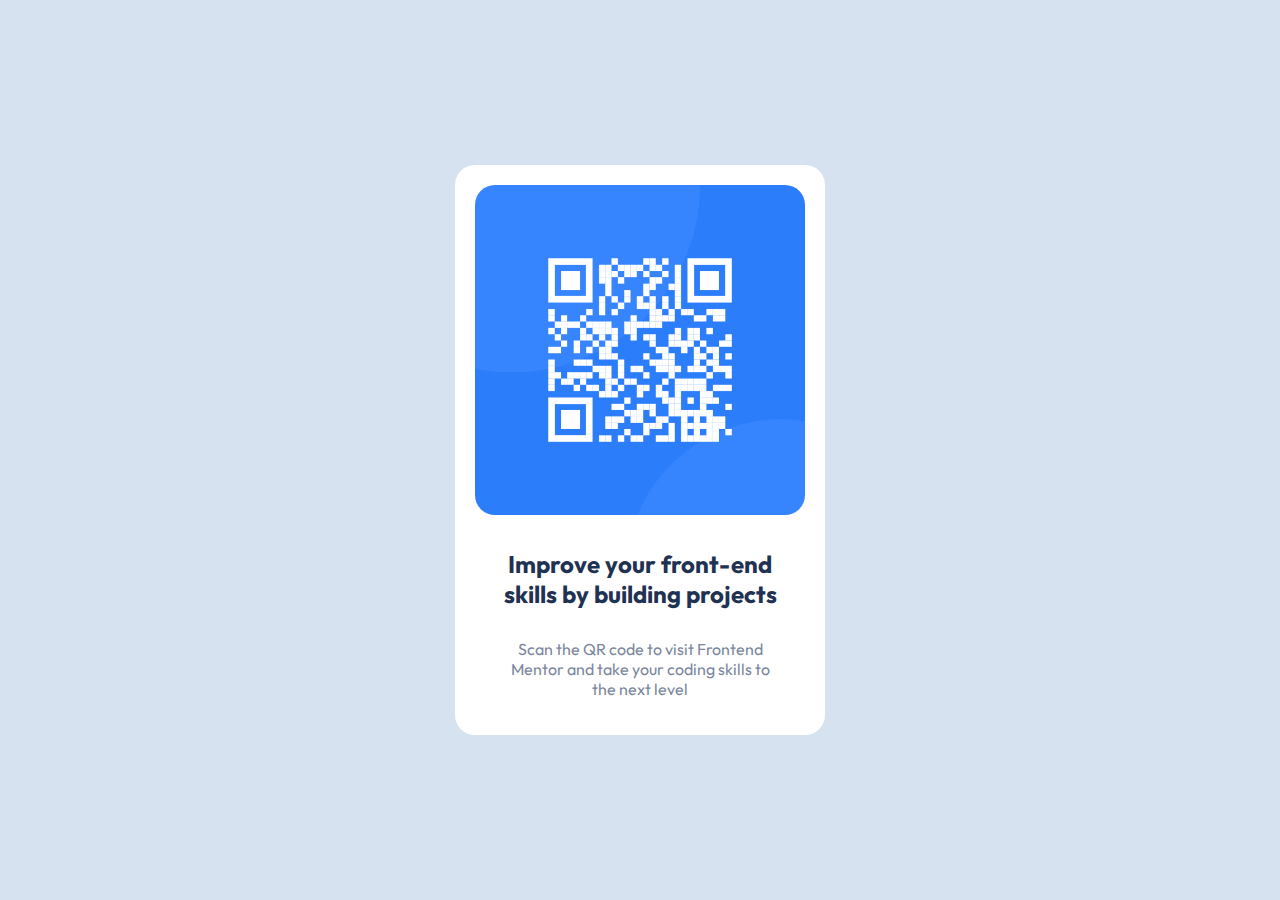
<file: qr-code-component-main/index.html>
<!DOCTYPE html>
<html lang="en">
  <head>
    <meta charset="UTF-8" />
    <meta name="viewport" content="width=device-width, initial-scale=1.0" />
    <link
      rel="icon"
      type="image/png"
      sizes="32x32"
      href="./images/favicon-32x32.png"
    />
    <link rel="stylesheet" href="main.css" />
    <link rel="preconnect" href="https://fonts.googleapis.com" />
    <link rel="preconnect" href="https://fonts.gstatic.com" crossorigin />
    <link href="https://fonts.googleapis.com/css2?family=Outfit:wght@100..900&display=swap" rel="stylesheet"/>

    <title>Frontend Mentor | QR code component</title>
  </head>
  <body>
    <main class="main_block">
      <img class="qr-code" src="images/image-qr-code.png" alt="" />
      <h2 class="header">Improve your front-end skills by building projects</h2>

      <p class="text">
        Scan the QR code to visit Frontend Mentor and take your coding skills to
        the next level
      </p>
    </main>
  </body>
</html>
</file>
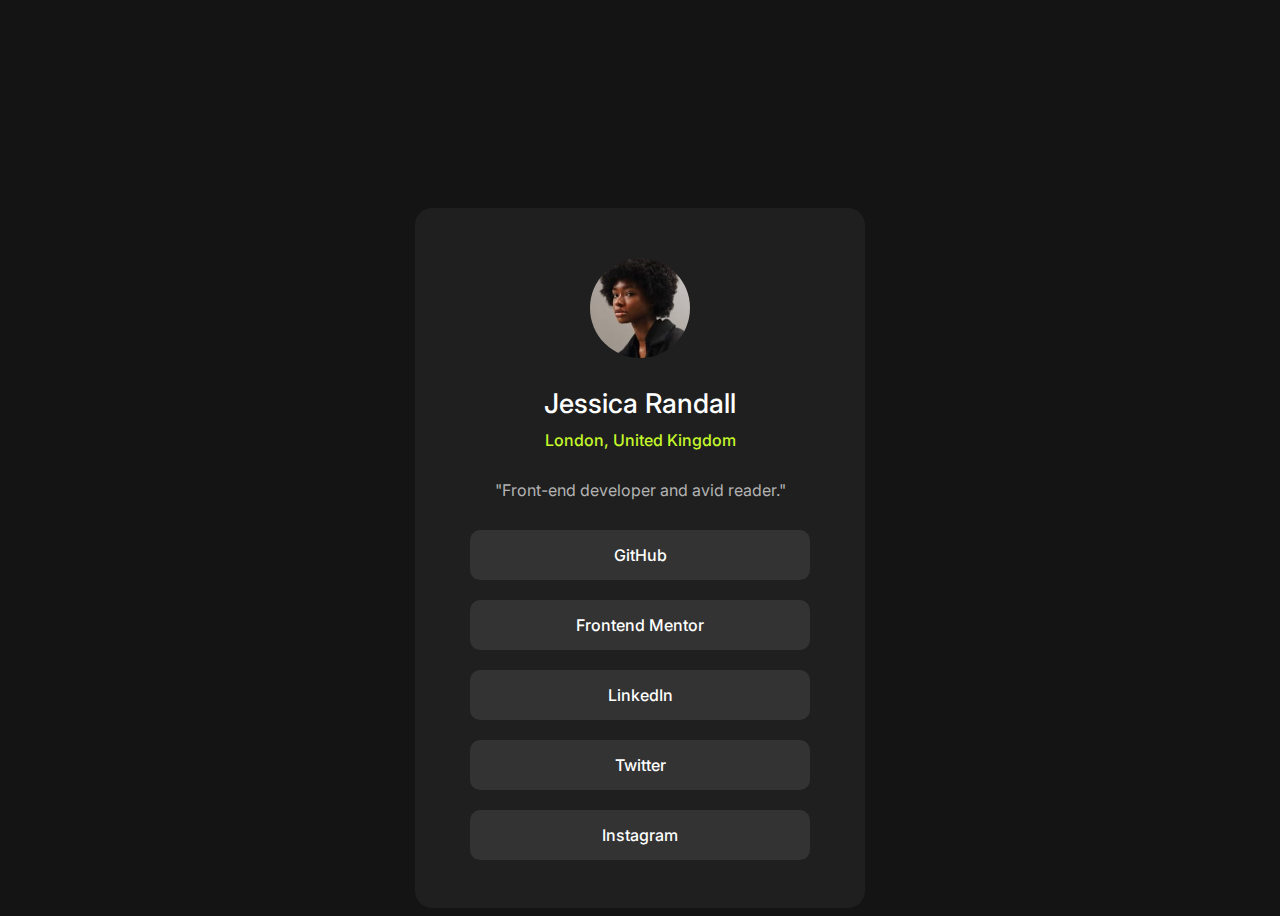
<file: social-links-profile-main/index.html>
<!DOCTYPE html>
<html lang="en">
  <head>
    <meta charset="UTF-8" />
    <meta name="viewport" content="width=device-width, initial-scale=1.0" />
    <link rel="stylesheet" href="main.css" />
    <link
      rel="icon"
      type="image/png"
      sizes="32x32"
      href="./assets/images/favicon-32x32.png"
    />
    <link rel="preconnect" href="https://fonts.googleapis.com" />
    <link rel="preconnect" href="https://fonts.gstatic.com" crossorigin />
    <link href="https://fonts.googleapis.com/css2?family=Inter:wght@100..900&display=swap" rel="stylesheet"
    />

    <title>Frontend Mentor | Social links profile</title>

    <style>
      .attribution {
        font-size: 11px;
        text-align: center;
      }
      .attribution a {
        color: hsl(228, 45%, 44%);
      }
    </style>
  </head>
  <body>
    <main class="main_block">
      <img class="avatar" src="./assets/images/avatar-jessica.jpeg" alt="" />
      <h1 class="developer_name">Jessica Randall</h1>
      <h4 class="developer_country">London, United Kingdom</h4>
      <h4 class="developer_specialization">
        "Front-end developer and avid reader."
      </h4>
      <div class="button">
        <p class="button_text_github">GitHub</p>
      </div>
      <div class="button">
        <p class="button_text_mentor">Frontend Mentor</p>
      </div>
      <div class="button">
        <p class="button_text_linkedin">LinkedIn</p>
      </div>
      <div class="button">
        <p class="button_text_twitter">Twitter</p>
      </div>
      <div class="button">
        <p class="button_text_instagram">Instagram</p>
      </div>
    </main>
  </body>
</html>
</file>
<file: qr-code-component-main/main.css>
body {
  display: flex;
  justify-content: center;
  align-items: center;
  margin: 0;
  min-height: 100vh;
  font-family: Outfit;
  background-color: hsl(212, 45%, 89%);
}

.main_block {
  width: 360px;
  height: 560px;
  padding: 5px;
  background-color: white;
  border-radius: 20px;
}

.qr-code {
  width: 330px;
  height: 330px;
  margin: 15px auto 0 15px;
  border-radius: 20px;
}

.header {
  text-align: center;
  margin: 30px 40px 30px 40px;
  color: hsl(218, 44%, 22%);
}

.text {
  color: hsl(220, 15%, 55%);
  margin: 0 40px 0 40px;
  text-align: center;
}

@media screen and (max-width: 540px) {

  .main_block {
    max-width: min(85%, 360px);
    height: 520px;
  }

  .qr-code {
    max-width: min(90%, 330px);
    max-height: min(85%, 300px);
  }

  .header {
    margin: 20px 20px 15px 20px;
  }
  
  .text {
    margin: 0 20px 0 20px;
  }
}
</file>
<file: social-links-profile-main/main.css>
body {
  display: flex;
  align-items: center;
  justify-content: center;
  background-color: hsl(0, 0%, 8%);
  font-family: Inter;
}

.main_block {
  text-align: center;
  width: 450px;
  height: 700px;
  margin: 200px 0 0 0;
  border-radius: 17px;
  background-color: hsl(0, 0%, 12%);
}

.avatar {
  width: 100px;
  height: 100px;
  margin: 50px 170px 25px 170px;
  border-radius: 50px;
}

.developer_name {
  font-weight: 500;
  font-size: 1.7em;
  margin: 0;
  color: hsl(0, 0%, 100%);
}

.developer_country {
  font-weight: 500;
  margin: 10px 0 30px 0;
  color: hsl(75, 94%, 57%);
}

.developer_specialization {
  font-weight: 400;
  margin-bottom: 30px;
  color: hsl(0, 0%, 70%);
}

.button {
  width: 340px;
  height: 50px;
  margin: 0 55px 20px 55px;
  border-radius: 10px;
  text-align: center;
  background-color: hsl(0, 0%, 20%);
  color: hsl(0, 0%, 100%);
}

.button:hover {
  transition: 0.3s;
  background-color: hsl(75, 94%, 57%);
  color: hsl(0, 0%, 8%);
}

.button_text_github {
  padding: 15px 0 15px 0;
  margin: 0;
  font-weight: 500;
}

.button_text_mentor {
  padding: 15px 0 15px 0;
  margin: 0;
  font-weight: 500;
}

.button_text_linkedin {
  padding: 15px 0 15px 0;
  margin: 0;
  font-weight: 500;
}

.button_text_twitter {
  padding: 15px 0 15px 0;
  margin: 0;
  font-weight: 500;
}

.button_text_instagram {
  padding: 15px 0 15px 0;
  margin: 0;
  font-weight: 500;
}

@media screen and (max-width: 540px) {
  .main_block {
    max-width: min(97%, 400px);
    height: 650px;
  }

  .avatar {
    margin: 30px 125px 27px 125px;
  }

  .developer_country {
    margin-bottom: 35px;
  }

  .developer_specialization {
    margin-bottom: 30px;
  }

  .button {
    max-width: min(95%, 315px);
    margin: 0 15px 20px 15px;
  }
}
</file>
